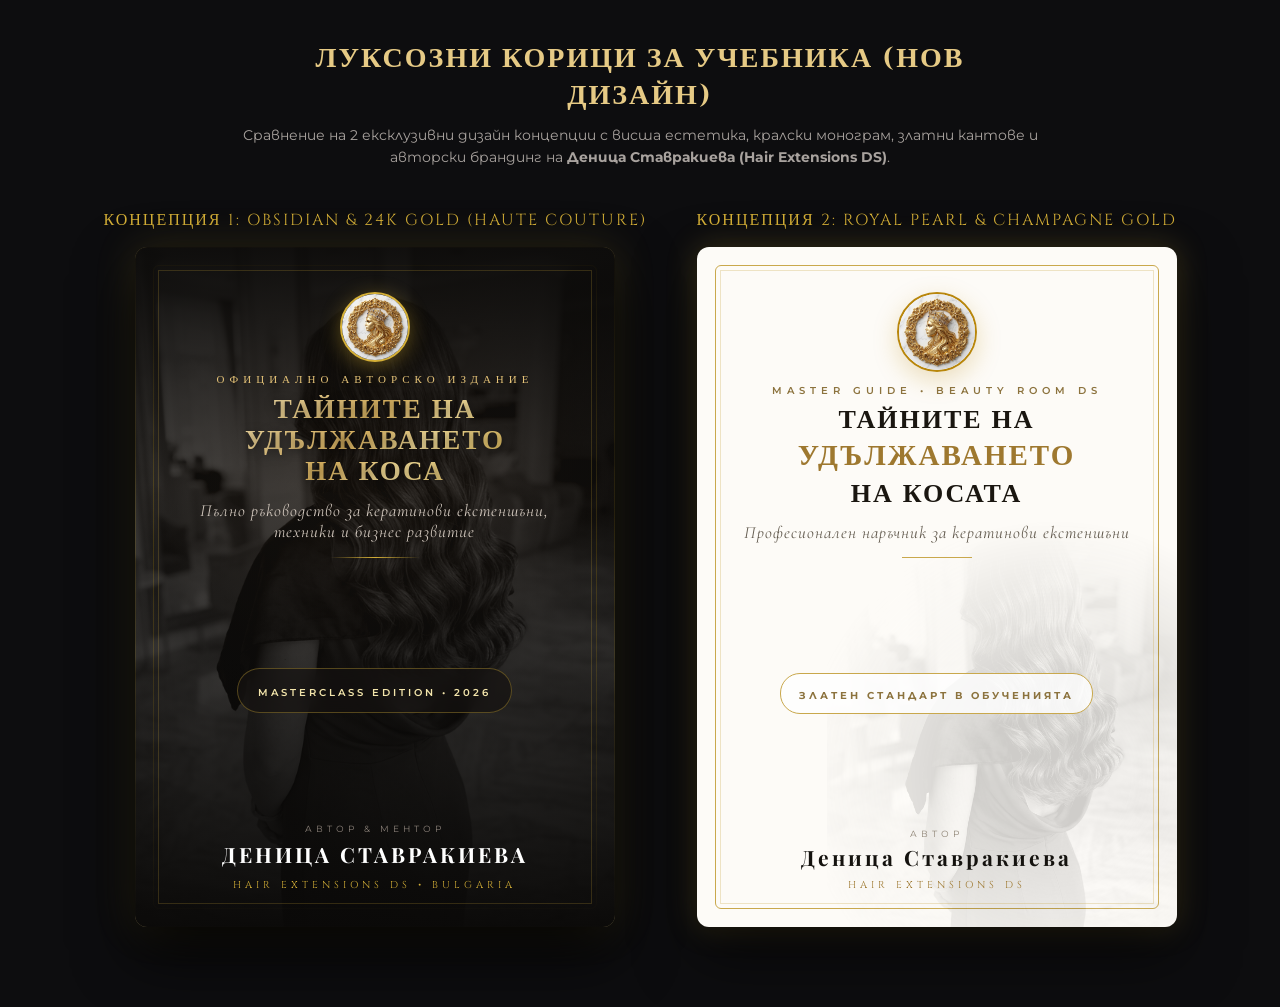
<file: cover_design.html>
<!DOCTYPE html>
<html lang="bg">
<head>
  <meta charset="UTF-8">
  <meta name="viewport" content="width=device-width, initial-scale=1.0">
  <title>Нови Концепции за Луксозна Корица на Учебника - Деница Ставракиева</title>
  <link rel="preconnect" href="https://fonts.googleapis.com">
  <link rel="preconnect" href="https://fonts.gstatic.com" crossorigin>
  <link href="https://fonts.googleapis.com/css2?family=Cinzel:wght@500;600;700;800;900&family=Cormorant+Garamond:ital,wght@0,500;0,600;0,700;1,400;1,600&family=Montserrat:wght@300;400;500;600;700&family=Playfair+Display:ital,wght@0,600;0,700;0,900;1,400;1,600&display=swap" rel="stylesheet">
  <style>
    * { box-sizing: border-box; margin: 0; padding: 0; }
    body {
      background: #0d0d0f;
      color: #f5f5f5;
      font-family: 'Montserrat', sans-serif;
      padding: 40px 20px 80px;
      display: flex;
      flex-direction: column;
      align-items: center;
      gap: 40px;
    }
    .header-info {
      text-align: center;
      max-width: 800px;
    }
    .header-info h1 {
      font-family: 'Cinzel', serif;
      font-size: 28px;
      color: #e6ca85;
      letter-spacing: 2px;
      margin-bottom: 10px;
    }
    .header-info p {
      color: #a8a29e;
      font-size: 14px;
      line-height: 1.6;
    }
    .showcase-grid {
      display: flex;
      flex-wrap: wrap;
      justify-content: center;
      gap: 50px;
      max-width: 1400px;
    }
    .concept-card {
      display: flex;
      flex-direction: column;
      align-items: center;
      gap: 16px;
    }
    .concept-title {
      font-family: 'Cinzel', serif;
      font-size: 16px;
      letter-spacing: 2px;
      color: #d4af37;
    }

    /* BOOK COVER 1: OBSIDIAN & 24K GOLD HAUTE COUTURE */
    .book-cover-1 {
      width: 480px;
      height: 680px;
      background: radial-gradient(circle at 50% 25%, #2a221a 0%, #151311 50%, #0a0908 100%);
      border-radius: 12px;
      box-shadow: 0 25px 60px rgba(0,0,0,0.85), 0 0 40px rgba(212,175,55,0.18), inset 0 0 0 1px rgba(212,175,55,0.3);
      position: relative;
      overflow: hidden;
      display: flex;
      flex-direction: column;
      justify-content: space-between;
      padding: 45px 35px 35px;
    }
    /* Luxury gold foil frame */
    .book-cover-1::before {
      content: '';
      position: absolute;
      top: 18px; left: 18px; right: 18px; bottom: 18px;
      border: 1px solid rgba(212,175,55,0.45);
      border-radius: 6px;
      pointer-events: none;
    }
    .book-cover-1::after {
      content: '';
      position: absolute;
      top: 23px; left: 23px; right: 23px; bottom: 23px;
      border: 1px solid rgba(212,175,55,0.2);
      pointer-events: none;
    }
    .c1-bg-image {
      position: absolute;
      top: 0; left: 0; width: 100%; height: 100%;
      background-image: url('assets/hair_after.jpg');
      background-size: cover;
      background-position: center 30%;
      opacity: 0.38;
      filter: contrast(1.15) brightness(0.9);
      mix-blend-mode: luminosity;
    }
    .c1-vignette {
      position: absolute;
      top: 0; left: 0; width: 100%; height: 100%;
      background: linear-gradient(180deg, rgba(10,9,8,0.92) 0%, rgba(10,9,8,0.4) 35%, rgba(10,9,8,0.5) 60%, rgba(10,9,8,0.98) 100%);
    }
    .c1-content {
      position: relative;
      z-index: 2;
      display: flex;
      flex-direction: column;
      height: 100%;
      justify-content: space-between;
      text-align: center;
    }
    .c1-emblem-wrap {
      margin: 0 auto 10px;
      width: 70px;
      height: 70px;
      border-radius: 50%;
      box-shadow: 0 4px 20px rgba(212,175,55,0.4);
      border: 2px solid #d4af37;
      overflow: hidden;
      background: #000;
    }
    .c1-emblem-wrap img {
      width: 100%;
      height: 100%;
      object-fit: cover;
    }
    .c1-pre-title {
      font-family: 'Cinzel', serif;
      font-size: 11px;
      letter-spacing: 5px;
      color: #e5c378;
      text-transform: uppercase;
      margin-bottom: 8px;
    }
    .c1-main-title {
      font-family: 'Cinzel', serif;
      font-weight: 800;
      font-size: 27px;
      line-height: 1.15;
      letter-spacing: 2px;
      background: linear-gradient(135deg, #fff7d6 0%, #e2b963 45%, #f9e29d 60%, #b8860b 100%);
      -webkit-background-clip: text;
      -webkit-text-fill-color: transparent;
      text-shadow: 0 2px 10px rgba(0,0,0,0.5);
      margin-bottom: 12px;
    }
    .c1-subtitle {
      font-family: 'Cormorant Garamond', serif;
      font-style: italic;
      font-size: 17px;
      color: #d1c7bd;
      letter-spacing: 1px;
      margin-bottom: 15px;
    }
    .c1-divider {
      width: 90px;
      height: 1.5px;
      background: linear-gradient(90deg, transparent, #d4af37, transparent);
      margin: 0 auto;
    }
    .c1-center-badge {
      margin: auto 0;
      padding: 12px 20px;
      background: rgba(20, 18, 16, 0.65);
      border-radius: 30px;
      border: 1px solid rgba(212,175,55,0.35);
      backdrop-filter: blur(10px);
      display: inline-block;
      align-self: center;
    }
    .c1-center-badge span {
      font-family: 'Montserrat', sans-serif;
      font-size: 10px;
      letter-spacing: 3px;
      text-transform: uppercase;
      color: #f3e5ab;
      font-weight: 600;
    }
    .c1-bottom {
      display: flex;
      flex-direction: column;
      align-items: center;
      gap: 6px;
    }
    .c1-author-label {
      font-family: 'Montserrat', sans-serif;
      font-size: 9px;
      letter-spacing: 4px;
      color: #8c827a;
      text-transform: uppercase;
    }
    .c1-author-name {
      font-family: 'Playfair Display', serif;
      font-size: 21px;
      font-weight: 700;
      letter-spacing: 3px;
      color: #ffffff;
    }
    .c1-brand {
      font-family: 'Cinzel', serif;
      font-size: 10px;
      letter-spacing: 4px;
      color: #d4af37;
      margin-top: 4px;
    }

    /* BOOK COVER 2: ROYAL PEARL & CHAMPAGNE GOLD (CHIC EDITORIAL) */
    .book-cover-2 {
      width: 480px;
      height: 680px;
      background: #fdfbf7;
      border-radius: 12px;
      box-shadow: 0 25px 60px rgba(0,0,0,0.6), 0 0 30px rgba(212,175,55,0.25);
      position: relative;
      overflow: hidden;
      display: flex;
      flex-direction: column;
      justify-content: space-between;
      padding: 45px 35px 35px;
      color: #1a1a1a;
    }
    .book-cover-2::before {
      content: '';
      position: absolute;
      top: 18px; left: 18px; right: 18px; bottom: 18px;
      border: 1px solid #c9a84c;
      border-radius: 6px;
      pointer-events: none;
    }
    .book-cover-2::after {
      content: '';
      position: absolute;
      top: 23px; left: 23px; right: 23px; bottom: 23px;
      border: 1px solid rgba(201,168,76,0.3);
      pointer-events: none;
    }
    .c2-bg-art {
      position: absolute;
      bottom: -40px;
      right: -30px;
      width: 380px;
      height: 480px;
      background-image: url('assets/hair_after.jpg');
      background-size: cover;
      background-position: center 25%;
      opacity: 0.18;
      filter: grayscale(100%) contrast(1.2);
      mask-image: radial-gradient(circle at 60% 60%, black 20%, transparent 70%);
      -webkit-mask-image: radial-gradient(circle at 60% 60%, black 20%, transparent 70%);
    }
    .c2-content {
      position: relative;
      z-index: 2;
      display: flex;
      flex-direction: column;
      height: 100%;
      justify-content: space-between;
      text-align: center;
    }
    .c2-emblem-wrap {
      margin: 0 auto 12px;
      width: 80px;
      height: 80px;
      border-radius: 50%;
      box-shadow: 0 8px 24px rgba(184,134,11,0.25);
      border: 2px solid #b8860b;
      overflow: hidden;
    }
    .c2-emblem-wrap img {
      width: 100%;
      height: 100%;
      object-fit: cover;
    }
    .c2-pre-title {
      font-family: 'Montserrat', sans-serif;
      font-size: 10px;
      font-weight: 600;
      letter-spacing: 5px;
      color: #8c733e;
      text-transform: uppercase;
      margin-bottom: 8px;
    }
    .c2-main-title {
      font-family: 'Cinzel', serif;
      font-weight: 800;
      font-size: 26px;
      line-height: 1.2;
      letter-spacing: 2px;
      color: #1a1610;
      margin-bottom: 12px;
    }
    .c2-main-title .gold-accent {
      color: #9e782f;
      display: block;
      font-size: 29px;
      margin: 4px 0;
    }
    .c2-subtitle {
      font-family: 'Cormorant Garamond', serif;
      font-style: italic;
      font-size: 17px;
      color: #635b4f;
      letter-spacing: 1px;
      margin-bottom: 14px;
    }
    .c2-divider {
      width: 70px;
      height: 1.5px;
      background: #c9a84c;
      margin: 0 auto;
    }
    .c2-badge-box {
      margin: auto 0;
      padding: 10px 18px;
      border: 1px solid #c9a84c;
      border-radius: 20px;
      display: inline-block;
      align-self: center;
      background: rgba(255,255,255,0.8);
    }
    .c2-badge-box span {
      font-family: 'Montserrat', sans-serif;
      font-size: 10px;
      letter-spacing: 3px;
      text-transform: uppercase;
      color: #8c733e;
      font-weight: 700;
    }
    .c2-bottom {
      display: flex;
      flex-direction: column;
      align-items: center;
      gap: 4px;
    }
    .c2-author-label {
      font-family: 'Montserrat', sans-serif;
      font-size: 9px;
      letter-spacing: 4px;
      color: #8f8576;
      text-transform: uppercase;
    }
    .c2-author-name {
      font-family: 'Playfair Display', serif;
      font-size: 21px;
      font-weight: 700;
      letter-spacing: 3px;
      color: #14120e;
    }
    .c2-brand {
      font-family: 'Cinzel', serif;
      font-size: 10px;
      letter-spacing: 4px;
      color: #9e782f;
      margin-top: 3px;
    }
  </style>
</head>
<body>

  <div class="header-info">
    <h1>ЛУКСОЗНИ КОРИЦИ ЗА УЧЕБНИКА (НОВ ДИЗАЙН)</h1>
    <p>Сравнение на 2 ексклузивни дизайн концепции с висша естетика, кралски монограм, златни кантове и авторски брандинг на <strong>Деница Ставракиева (Hair Extensions DS)</strong>.</p>
  </div>

  <div class="showcase-grid">

    <!-- CONCEPT 1 -->
    <div class="concept-card">
      <div class="concept-title">КОНЦЕПЦИЯ 1: OBSIDIAN & 24K GOLD (HAUTE COUTURE)</div>
      <div class="book-cover-1" id="cover1">
        <div class="c1-bg-image"></div>
        <div class="c1-vignette"></div>
        <div class="c1-content">
          <div>
            <div class="c1-emblem-wrap">
              <img src="assets/emblem.jpg" alt="DS Royal Emblem">
            </div>
            <div class="c1-pre-title">ОФИЦИАЛНО АВТОРСКО ИЗДАНИЕ</div>
            <h2 class="c1-main-title">ТАЙНИТЕ НА<br>УДЪЛЖАВАНЕТО<br>НА КОСА</h2>
            <div class="c1-subtitle">Пълно ръководство за кератинови екстеншъни, техники и бизнес развитие</div>
            <div class="c1-divider"></div>
          </div>

          <div class="c1-center-badge">
            <span>MASTERCLASS EDITION • 2026</span>
          </div>

          <div class="c1-bottom">
            <div class="c1-author-label">АВТОР & МЕНТОР</div>
            <div class="c1-author-name">ДЕНИЦА СТАВРАКИЕВА</div>
            <div class="c1-brand">HAIR EXTENSIONS DS • BULGARIA</div>
          </div>
        </div>
      </div>
    </div>

    <!-- CONCEPT 2 -->
    <div class="concept-card">
      <div class="concept-title">КОНЦЕПЦИЯ 2: ROYAL PEARL & CHAMPAGNE GOLD</div>
      <div class="book-cover-2" id="cover2">
        <div class="c2-bg-art"></div>
        <div class="c2-content">
          <div>
            <div class="c2-emblem-wrap">
              <img src="assets/emblem.jpg" alt="DS Royal Emblem">
            </div>
            <div class="c2-pre-title">MASTER GUIDE • BEAUTY ROOM DS</div>
            <h2 class="c2-main-title">
              ТАЙНИТЕ НА
              <span class="gold-accent">УДЪЛЖАВАНЕТО</span>
              НА КОСАТА
            </h2>
            <div class="c2-subtitle">Професионален наръчник за кератинови екстеншъни</div>
            <div class="c2-divider"></div>
          </div>

          <div class="c2-badge-box">
            <span>ЗЛАТЕН СТАНДАРТ В ОБУЧЕНИЯТА</span>
          </div>

          <div class="c2-bottom">
            <div class="c2-author-label">АВТОР</div>
            <div class="c2-author-name">Деница Ставракиева</div>
            <div class="c2-brand">HAIR EXTENSIONS DS</div>
          </div>
        </div>
      </div>
    </div>

  </div>

</body>
</html>
</file>
